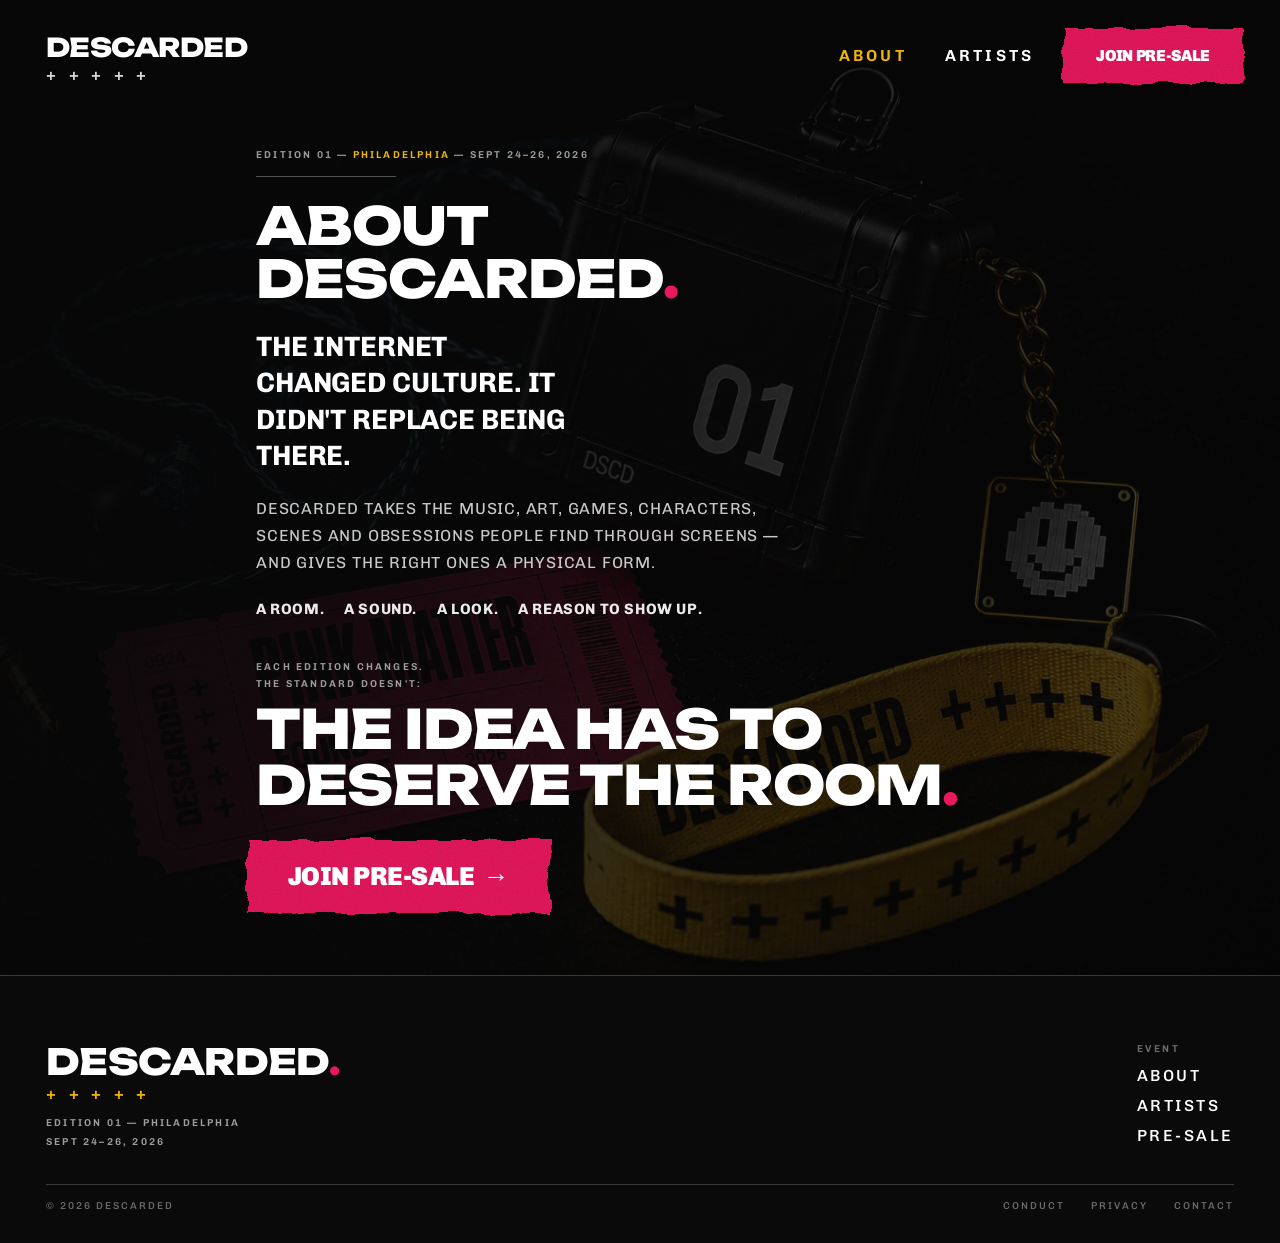
<file: about.html>
<!doctype html>
<html lang="en">
<head>
<meta charset="utf-8">
<meta name="viewport" content="width=device-width, initial-scale=1">
<title>About — DESCARDED</title>
<meta name="description" content="DESCARDED makes physical events around culture that people usually meet through a screen — music, art, games, characters, scenes, obsessions and the worlds around them.">
<meta name="theme-color" content="#070707">
<!-- TODO: set once the production domain is live -->
<!-- <link rel="canonical" href="https://REPLACE-WITH-DOMAIN/about.html"> -->
<meta property="og:type" content="website">
<meta property="og:site_name" content="DESCARDED">
<meta property="og:title" content="About — DESCARDED">
<meta property="og:description" content="DESCARDED makes physical events around culture that people usually meet through a screen.">
<meta property="og:image" content="/assets/hero-still-life.jpg">
<!-- <meta property="og:url" content="https://REPLACE-WITH-DOMAIN/about.html"> -->
<meta name="twitter:card" content="summary_large_image">
<meta name="twitter:title" content="About — DESCARDED">
<meta name="twitter:description" content="DESCARDED makes physical events around culture that people usually meet through a screen.">
<meta name="twitter:image" content="/assets/hero-still-life.jpg">
<link rel="icon" type="image/svg+xml" href="data:image/svg+xml,%3Csvg xmlns='http://www.w3.org/2000/svg' viewBox='0 0 100 100'%3E%3Crect width='100' height='100' fill='%23070707'/%3E%3Ctext x='50' y='68' font-family='Arial,sans-serif' font-size='60' font-weight='900' fill='%23f3b700' text-anchor='middle'%3ED%3C/text%3E%3C/svg%3E">
<link rel="preconnect" href="https://fonts.googleapis.com">
<link rel="preconnect" href="https://fonts.gstatic.com" crossorigin>
<link href="https://fonts.googleapis.com/css2?family=Unbounded:wght@800&family=Chivo:ital,wght@0,400;0,500;0,600;0,700;0,900;1,400&display=swap" rel="stylesheet">
<link rel="stylesheet" href="/styles.css">
<style>
  /* Deliberately a single editorial column, not the two-column rail+body
     split used on Artists — that's the main compositional differentiator
     between the two pages (see repo README/commit notes). */
  .about-hero {
    position: relative; min-height: calc(100vh - 44px);
    display: flex; align-items: center; overflow: hidden;
  }
  .about-hero-bg {
    position: absolute; inset: 0;
    background-image: url("/assets/hero-still-life.jpg");
    background-size: cover; background-position: 85% 38%;
  }
  .about-hero-scrim {
    position: absolute; inset: 0;
    background: linear-gradient(115deg, #070707 0%, rgba(7,7,7,.95) 32%, rgba(7,7,7,.82) 58%, rgba(7,7,7,.7) 100%);
  }
  .about-hero-content {
    position: relative; width: 100%; max-width: 860px; margin: 0 auto;
    padding: 150px clamp(20px,4vw,46px) 68px;
  }

  .about-eyebrow {
    font: 600 10px/1 'Chivo', sans-serif; letter-spacing: .22em; color: var(--muted);
  }
  .about-eyebrow .accent-yellow { color: var(--yellow); }
  .about-eyebrow-rule { width: 140px; height: 1px; background: rgba(255,255,255,.3); margin-top: 16px; }

  .about-h1 {
    margin-top: 22px;
    font: 800 clamp(28px,6vw,52px)/1.02 'Unbounded', sans-serif; letter-spacing: -.02em;
  }
  .about-h1 .accent { color: var(--pink); }

  .about-thesis {
    margin-top: 24px;
    font: 700 clamp(19px,3.2vw,28px)/1.3 'Chivo', sans-serif; letter-spacing: -.005em;
    color: #fff; max-width: 19ch;
  }

  .about-copy {
    margin-top: 20px;
    font: 400 16px/1.7 'Chivo', sans-serif; letter-spacing: .05em; color: rgba(255,255,255,.78);
    max-width: 54ch;
  }

  .about-elements {
    margin-top: 22px; display: flex; flex-wrap: wrap; gap: 6px 20px;
    font: 700 15px/1.5 'Chivo', sans-serif; letter-spacing: .04em; color: rgba(255,255,255,.92);
  }

  /* The manifesto payoff is the page's one major visual moment — matched
     in scale to the H1 elsewhere on the site, not styled as body copy. */
  .about-manifesto { margin-top: 38px; }
  .about-manifesto-eyebrow {
    font: 600 10px/1.7 'Chivo', sans-serif; letter-spacing: .22em; color: var(--muted);
  }
  .about-manifesto-payoff {
    margin-top: 8px;
    font: 800 clamp(28px,6.4vw,54px)/1.05 'Unbounded', sans-serif; letter-spacing: -.02em; color: #fff;
  }
  .about-manifesto-payoff .accent { color: var(--pink); }

  .about-cta { margin-top: 32px; display: inline-block; font-size: clamp(16px,2.6vw,26px); padding: 18px 32px 17px; }
</style>
</head>
<body>
<svg width="0" height="0" style="position:absolute;pointer-events:none" aria-hidden="true">
  <defs>
    <filter id="dscPaper" x="-14%" y="-24%" width="128%" height="148%" color-interpolation-filters="sRGB">
      <feTurbulence type="fractalNoise" baseFrequency="0.022 0.055" numOctaves="4" seed="9" result="w"></feTurbulence>
      <feDisplacementMap in="SourceGraphic" in2="w" scale="11" xChannelSelector="R" yChannelSelector="G" result="d"></feDisplacementMap>
      <feTurbulence type="fractalNoise" baseFrequency="0.85" numOctaves="3" seed="4" result="g"></feTurbulence>
      <feColorMatrix in="g" type="saturate" values="0" result="gs"></feColorMatrix>
      <feComponentTransfer in="gs" result="gt"><feFuncA type="linear" slope="0.22" intercept="0"></feFuncA></feComponentTransfer>
      <feComposite in="gt" in2="d" operator="in" result="gi"></feComposite>
      <feBlend in="d" in2="gi" mode="multiply"></feBlend>
    </filter>
    <filter id="dscPaperSm" x="-16%" y="-30%" width="132%" height="160%" color-interpolation-filters="sRGB">
      <feTurbulence type="fractalNoise" baseFrequency="0.04 0.09" numOctaves="4" seed="3" result="w"></feTurbulence>
      <feDisplacementMap in="SourceGraphic" in2="w" scale="6" xChannelSelector="R" yChannelSelector="G" result="d"></feDisplacementMap>
      <feTurbulence type="fractalNoise" baseFrequency="0.9" numOctaves="3" seed="6" result="g"></feTurbulence>
      <feColorMatrix in="g" type="saturate" values="0" result="gs"></feColorMatrix>
      <feComponentTransfer in="gs" result="gt"><feFuncA type="linear" slope="0.2" intercept="0"></feFuncA></feComponentTransfer>
      <feComposite in="gt" in2="d" operator="in" result="gi"></feComposite>
      <feBlend in="d" in2="gi" mode="multiply"></feBlend>
    </filter>
  </defs>
</svg>


<a class="skip-link" href="#main">Skip to content</a>

<!-- NAV:START -->
<header class="site-header">
  <div class="site-header-inner">
    <a class="brand-lockup" href="/"><span class="brand-mark">DESCARDED</span><span class="brand-plus on-photo">+ + + + +</span></a>

    <nav class="nav-primary" aria-label="Primary">
      <a href="/about.html" aria-current="page">ABOUT</a>
      <a href="/artists.html">ARTISTS</a>
      <button type="button" class="nav-cta" data-open-presale>JOIN PRE-SALE</button>
    </nav>

    <button type="button" class="menu-toggle" data-menu-toggle aria-label="Menu" aria-expanded="false" aria-controls="mobile-menu">
      <span></span>
      <span></span>
      <span class="close-glyph" aria-hidden="true">&times;</span>
    </button>
  </div>
</header>

<div id="mobile-menu" class="mobile-menu" data-mobile-menu hidden>
  <div class="mobile-menu-top">
    <a class="brand-lockup" href="/"><span class="brand-mark">DESCARDED</span><span class="brand-plus on-dark">+ + + + +</span></a>
  </div>
  <nav class="mobile-nav" aria-label="Primary">
    <a href="/">HOME</a>
    <a href="/about.html" aria-current="page">ABOUT</a>
    <a href="/artists.html">ARTISTS</a>
  </nav>
  <div class="mobile-menu-secondary">EDITION 01 <span class="accent">— PHILADELPHIA</span><br>SEPT 24–26, 2026</div>
  <div class="mobile-menu-cta">
    <button type="button" data-open-presale>JOIN PRE-SALE&nbsp; →</button>
  </div>
</div>
<!-- NAV:END -->

<main id="main">
  <section class="about-hero" data-screen-label="About">
    <div class="about-hero-bg"></div>
    <div class="about-hero-scrim"></div>
    <div class="about-hero-content">
      <div class="about-eyebrow">EDITION 01 — <span class="accent-yellow">PHILADELPHIA</span> — SEPT 24–26, 2026</div>
      <div class="about-eyebrow-rule"></div>

      <h1 class="about-h1">ABOUT<br>DESCARDED<span class="accent">.</span></h1>

      <p class="about-thesis">THE INTERNET CHANGED CULTURE. IT DIDN'T REPLACE BEING THERE.</p>

      <p class="about-copy">DESCARDED TAKES THE MUSIC, ART, GAMES, CHARACTERS, SCENES AND OBSESSIONS PEOPLE FIND THROUGH SCREENS — AND GIVES THE RIGHT ONES A PHYSICAL FORM.</p>

      <div class="about-elements">
        <span>A ROOM.</span>
        <span>A SOUND.</span>
        <span>A LOOK.</span>
        <span>A REASON TO SHOW UP.</span>
      </div>

      <div class="about-manifesto">
        <p class="about-manifesto-eyebrow">EACH EDITION CHANGES.<br>THE STANDARD DOESN'T:</p>
        <p class="about-manifesto-payoff">THE IDEA HAS TO<br>DESERVE THE ROOM<span class="accent">.</span></p>
      </div>

      <button type="button" class="nav-cta about-cta" data-open-presale>JOIN PRE-SALE&nbsp; →</button>
    </div>
  </section>
</main>

<footer class="site-footer">
  <div class="site-footer-inner">
    <div class="footer-top">
      <div class="footer-brand">
        <span class="brand-mark">DESCARDED<span style="color:var(--pink)">.</span></span>
        <span class="brand-plus on-dark">+ + + + +</span>
        <div class="footer-facts">EDITION 01 — PHILADELPHIA<br>SEPT 24–26, 2026</div>
      </div>
      <div class="footer-nav">
        <span class="footer-nav-title">EVENT</span>
        <a href="/about.html">ABOUT</a>
        <a href="/artists.html">ARTISTS</a>
        <button type="button" class="footer-cta" data-open-presale>PRE-SALE</button>
      </div>
    </div>
    <div class="site-footer-legal">
      <span>© 2026 DESCARDED</span>
      <div class="footer-links">
        <a href="/conduct.html">CONDUCT</a>
        <a href="/privacy.html">PRIVACY</a>
        <a href="/contact.html">CONTACT</a>
      </div>
    </div>
  </div>
</footer>

<!-- PRESALE:START -->
<div class="presale-backdrop" data-presale-backdrop hidden></div>

<div class="presale-panel" data-presale-panel role="dialog" aria-modal="true" aria-label="Pre-sale access" hidden>
  <div data-presale-form-view>
    <div class="presale-head">
      <h2>PRE-SALE ACCESS</h2>
      <button type="button" class="presale-close" data-close-presale aria-label="Close">&times;</button>
    </div>

    <p class="presale-payoff">GET THE VENUE + FIRST TICKET RELEASE.</p>

    <form data-presale-form novalidate>
      <div class="field-row">
        <div class="field-group">
          <label class="field-label" for="presale-first-name">FIRST NAME</label>
          <input class="field-input" type="text" id="presale-first-name" name="first_name" autocomplete="given-name">
        </div>
        <div class="field-group">
          <label class="field-label" for="presale-last-name">LAST NAME</label>
          <input class="field-input" type="text" id="presale-last-name" name="last_name" autocomplete="family-name">
        </div>
      </div>

      <div class="field-group">
        <label class="field-label" for="presale-email">EMAIL</label>
        <input class="field-input" type="email" id="presale-email" name="email" autocomplete="email" required data-presale-email aria-describedby="presale-email-error">
      </div>

      <div class="field-group">
        <label class="field-label" for="presale-phone">PHONE (OPTIONAL)</label>
        <input class="field-input" type="tel" id="presale-phone" name="phone" autocomplete="tel" data-presale-phone>
      </div>

      <p class="field-error" id="presale-email-error" data-presale-field-error role="alert" hidden></p>

      <!-- SMS opt-in copy below is DRAFT/PLACEHOLDER, not yet legally
           reviewed — flagged in README under "still needs review" before
           production. Checkbox is unchecked by default; submitting the
           form without checking it is fully supported. -->
      <label class="field-checkbox">
        <input type="checkbox" id="presale-sms-consent" name="sms_consent" data-presale-sms-consent>
        <span>ALSO TEXT ME UPDATES. MSG &amp; DATA RATES MAY APPLY. REPLY STOP TO OPT OUT.</span>
      </label>

      <div class="sr-only" aria-hidden="true">
        <label for="presale-company">Leave this field blank</label>
        <input type="text" id="presale-company" name="company" tabindex="-1" autocomplete="off" data-presale-honeypot>
      </div>

      <button type="submit" class="presale-submit" data-presale-submit>JOIN</button>
      <p class="presale-status" data-presale-status role="status" aria-live="polite" hidden></p>
    </form>

    <p class="presale-privacy">WE'LL SEND DESCARDED EVENT UPDATES TO THIS EMAIL. UNSUBSCRIBE ANY TIME.</p>
  </div>

  <div class="presale-result" data-presale-result-view role="status" aria-live="polite" hidden>
    <h2 data-presale-result-headline></h2>
    <p data-presale-result-body></p>
    <button type="button" class="presale-result-done" data-close-presale>DONE</button>
  </div>
</div>
<!-- PRESALE:END -->

<script src="/app.js"></script>
<script src="/analytics.js" defer></script>
</body>
</html>
</file>
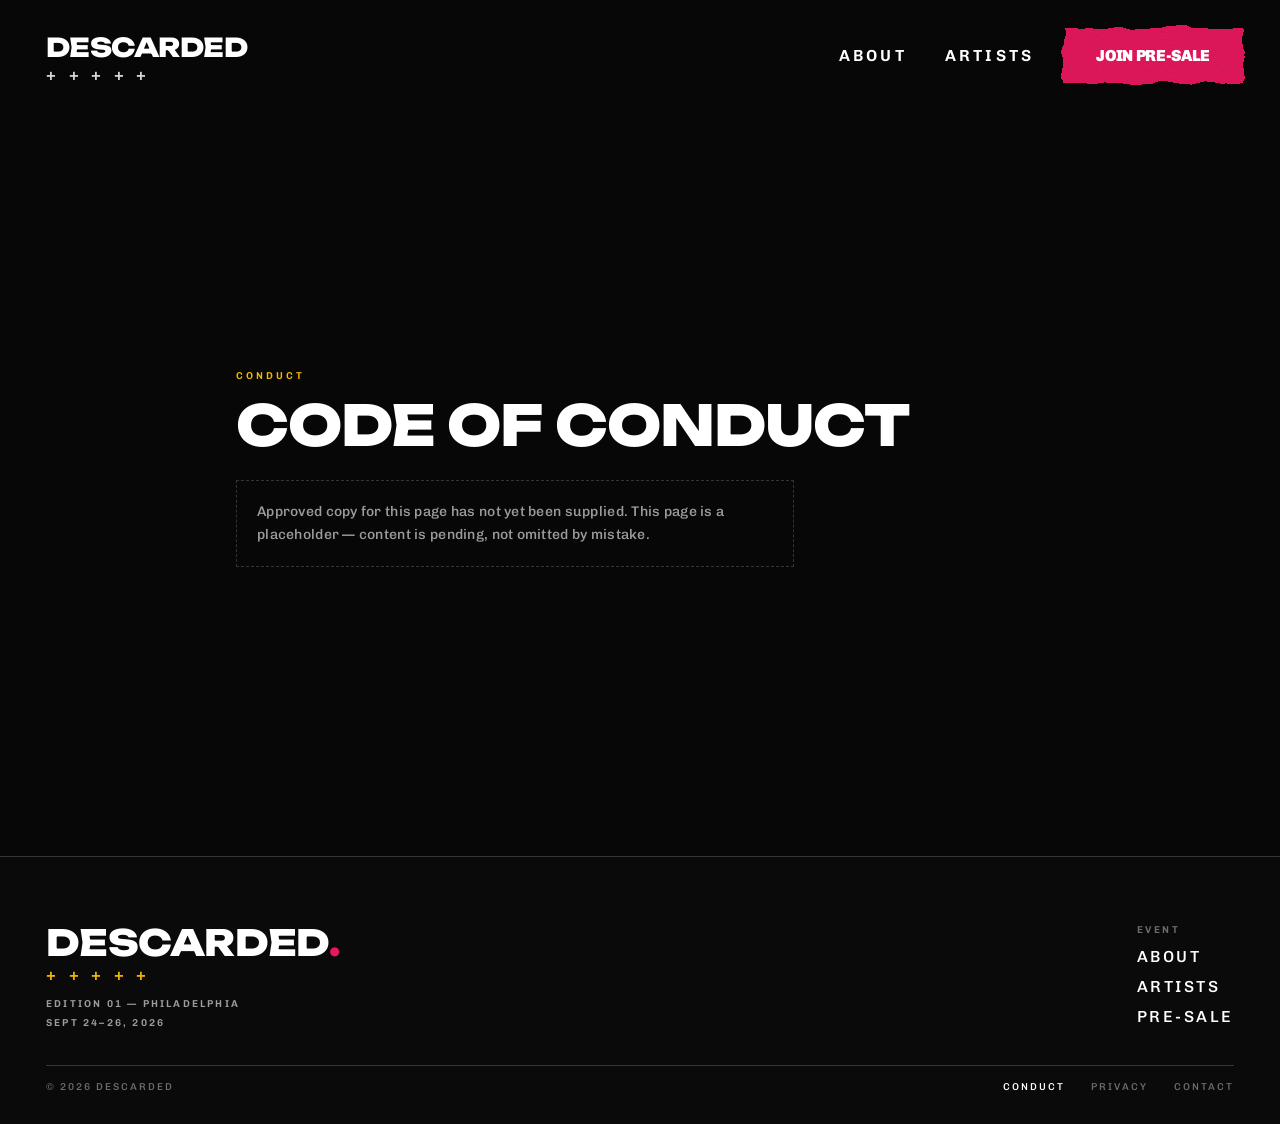
<file: conduct.html>
<!doctype html>
<html lang="en">
<head>
<meta charset="utf-8">
<meta name="viewport" content="width=device-width, initial-scale=1">
<title>Conduct — DESCARDED</title>
<meta name="description" content="Code of conduct for DESCARDED events.">
<meta name="theme-color" content="#070707">
<!-- TODO: set once the production domain is live -->
<!-- <link rel="canonical" href="https://REPLACE-WITH-DOMAIN/conduct.html"> -->
<meta property="og:type" content="website">
<meta property="og:site_name" content="DESCARDED">
<meta property="og:title" content="Conduct — DESCARDED">
<meta property="og:description" content="Code of conduct for DESCARDED events.">
<meta property="og:image" content="/assets/hero-still-life.jpg">
<meta name="twitter:card" content="summary_large_image">
<meta name="twitter:title" content="Conduct — DESCARDED">
<meta name="twitter:image" content="/assets/hero-still-life.jpg">
<link rel="icon" type="image/svg+xml" href="data:image/svg+xml,%3Csvg xmlns='http://www.w3.org/2000/svg' viewBox='0 0 100 100'%3E%3Crect width='100' height='100' fill='%23070707'/%3E%3Ctext x='50' y='68' font-family='Arial,sans-serif' font-size='60' font-weight='900' fill='%23f3b700' text-anchor='middle'%3ED%3C/text%3E%3C/svg%3E">
<link rel="preconnect" href="https://fonts.googleapis.com">
<link rel="preconnect" href="https://fonts.gstatic.com" crossorigin>
<link href="https://fonts.googleapis.com/css2?family=Unbounded:wght@800&family=Chivo:ital,wght@0,400;0,500;0,600;0,700;0,900;1,400&display=swap" rel="stylesheet">
<link rel="stylesheet" href="/styles.css">
</head>
<body>
<svg width="0" height="0" style="position:absolute;pointer-events:none" aria-hidden="true">
  <defs>
    <filter id="dscPaper" x="-14%" y="-24%" width="128%" height="148%" color-interpolation-filters="sRGB">
      <feTurbulence type="fractalNoise" baseFrequency="0.022 0.055" numOctaves="4" seed="9" result="w"></feTurbulence>
      <feDisplacementMap in="SourceGraphic" in2="w" scale="11" xChannelSelector="R" yChannelSelector="G" result="d"></feDisplacementMap>
      <feTurbulence type="fractalNoise" baseFrequency="0.85" numOctaves="3" seed="4" result="g"></feTurbulence>
      <feColorMatrix in="g" type="saturate" values="0" result="gs"></feColorMatrix>
      <feComponentTransfer in="gs" result="gt"><feFuncA type="linear" slope="0.22" intercept="0"></feFuncA></feComponentTransfer>
      <feComposite in="gt" in2="d" operator="in" result="gi"></feComposite>
      <feBlend in="d" in2="gi" mode="multiply"></feBlend>
    </filter>
    <filter id="dscPaperSm" x="-16%" y="-30%" width="132%" height="160%" color-interpolation-filters="sRGB">
      <feTurbulence type="fractalNoise" baseFrequency="0.04 0.09" numOctaves="4" seed="3" result="w"></feTurbulence>
      <feDisplacementMap in="SourceGraphic" in2="w" scale="6" xChannelSelector="R" yChannelSelector="G" result="d"></feDisplacementMap>
      <feTurbulence type="fractalNoise" baseFrequency="0.9" numOctaves="3" seed="6" result="g"></feTurbulence>
      <feColorMatrix in="g" type="saturate" values="0" result="gs"></feColorMatrix>
      <feComponentTransfer in="gs" result="gt"><feFuncA type="linear" slope="0.2" intercept="0"></feFuncA></feComponentTransfer>
      <feComposite in="gt" in2="d" operator="in" result="gi"></feComposite>
      <feBlend in="d" in2="gi" mode="multiply"></feBlend>
    </filter>
  </defs>
</svg>


<a class="skip-link" href="#main">Skip to content</a>

<!-- NAV:START -->
<header class="site-header">
  <div class="site-header-inner">
    <a class="brand-lockup" href="/"><span class="brand-mark">DESCARDED</span><span class="brand-plus on-photo">+ + + + +</span></a>

    <nav class="nav-primary" aria-label="Primary">
      <a href="/about.html">ABOUT</a>
      <a href="/artists.html">ARTISTS</a>
      <button type="button" class="nav-cta" data-open-presale>JOIN PRE-SALE</button>
    </nav>

    <button type="button" class="menu-toggle" data-menu-toggle aria-label="Menu" aria-expanded="false" aria-controls="mobile-menu">
      <span></span>
      <span></span>
      <span class="close-glyph" aria-hidden="true">&times;</span>
    </button>
  </div>
</header>

<div id="mobile-menu" class="mobile-menu" data-mobile-menu hidden>
  <div class="mobile-menu-top">
    <a class="brand-lockup" href="/"><span class="brand-mark">DESCARDED</span><span class="brand-plus on-dark">+ + + + +</span></a>
  </div>
  <nav class="mobile-nav" aria-label="Primary">
    <a href="/">HOME</a>
    <a href="/about.html">ABOUT</a>
    <a href="/artists.html">ARTISTS</a>
  </nav>
  <div class="mobile-menu-secondary">EDITION 01 <span class="accent">— PHILADELPHIA</span><br>SEPT 24–26, 2026</div>
  <div class="mobile-menu-cta">
    <button type="button" data-open-presale>JOIN PRE-SALE&nbsp; →</button>
  </div>
</div>
<!-- NAV:END -->

<main id="main">
  <div class="editorial-wrap">
    <article class="editorial">
      <p class="editorial-label">CONDUCT</p>
      <h1 class="editorial-headline">CODE OF CONDUCT</h1>
      <div class="editorial-todo">
        Approved copy for this page has not yet been supplied. This page is a placeholder — content is pending, not omitted by mistake.
      </div>
    </article>
  </div>
</main>

<footer class="site-footer">
  <div class="site-footer-inner">
    <div class="footer-top">
      <div class="footer-brand">
        <span class="brand-mark">DESCARDED<span style="color:var(--pink)">.</span></span>
        <span class="brand-plus on-dark">+ + + + +</span>
        <div class="footer-facts">EDITION 01 — PHILADELPHIA<br>SEPT 24–26, 2026</div>
      </div>
      <div class="footer-nav">
        <span class="footer-nav-title">EVENT</span>
        <a href="/about.html">ABOUT</a>
        <a href="/artists.html">ARTISTS</a>
        <button type="button" class="footer-cta" data-open-presale>PRE-SALE</button>
      </div>
    </div>
    <div class="site-footer-legal">
      <span>© 2026 DESCARDED</span>
      <div class="footer-links">
        <a href="/conduct.html" aria-current="page">CONDUCT</a>
        <a href="/privacy.html">PRIVACY</a>
        <a href="/contact.html">CONTACT</a>
      </div>
    </div>
  </div>
</footer>

<!-- PRESALE:START -->
<div class="presale-backdrop" data-presale-backdrop hidden></div>

<div class="presale-panel" data-presale-panel role="dialog" aria-modal="true" aria-label="Pre-sale access" hidden>
  <div data-presale-form-view>
    <div class="presale-head">
      <h2>PRE-SALE ACCESS</h2>
      <button type="button" class="presale-close" data-close-presale aria-label="Close">&times;</button>
    </div>

    <p class="presale-payoff">GET THE VENUE + FIRST TICKET RELEASE.</p>

    <form data-presale-form novalidate>
      <div class="field-row">
        <div class="field-group">
          <label class="field-label" for="presale-first-name">FIRST NAME</label>
          <input class="field-input" type="text" id="presale-first-name" name="first_name" autocomplete="given-name">
        </div>
        <div class="field-group">
          <label class="field-label" for="presale-last-name">LAST NAME</label>
          <input class="field-input" type="text" id="presale-last-name" name="last_name" autocomplete="family-name">
        </div>
      </div>

      <div class="field-group">
        <label class="field-label" for="presale-email">EMAIL</label>
        <input class="field-input" type="email" id="presale-email" name="email" autocomplete="email" required data-presale-email aria-describedby="presale-email-error">
      </div>

      <div class="field-group">
        <label class="field-label" for="presale-phone">PHONE (OPTIONAL)</label>
        <input class="field-input" type="tel" id="presale-phone" name="phone" autocomplete="tel" data-presale-phone>
      </div>

      <p class="field-error" id="presale-email-error" data-presale-field-error role="alert" hidden></p>

      <!-- SMS opt-in copy below is DRAFT/PLACEHOLDER, not yet legally
           reviewed — flagged in README under "still needs review" before
           production. Checkbox is unchecked by default; submitting the
           form without checking it is fully supported. -->
      <label class="field-checkbox">
        <input type="checkbox" id="presale-sms-consent" name="sms_consent" data-presale-sms-consent>
        <span>ALSO TEXT ME UPDATES. MSG &amp; DATA RATES MAY APPLY. REPLY STOP TO OPT OUT.</span>
      </label>

      <div class="sr-only" aria-hidden="true">
        <label for="presale-company">Leave this field blank</label>
        <input type="text" id="presale-company" name="company" tabindex="-1" autocomplete="off" data-presale-honeypot>
      </div>

      <button type="submit" class="presale-submit" data-presale-submit>JOIN</button>
      <p class="presale-status" data-presale-status role="status" aria-live="polite" hidden></p>
    </form>

    <p class="presale-privacy">WE'LL SEND DESCARDED EVENT UPDATES TO THIS EMAIL. UNSUBSCRIBE ANY TIME.</p>
  </div>

  <div class="presale-result" data-presale-result-view role="status" aria-live="polite" hidden>
    <h2 data-presale-result-headline></h2>
    <p data-presale-result-body></p>
    <button type="button" class="presale-result-done" data-close-presale>DONE</button>
  </div>
</div>
<!-- PRESALE:END -->

<script src="/app.js"></script>
<script src="/analytics.js" defer></script>
</body>
</html>
</file>
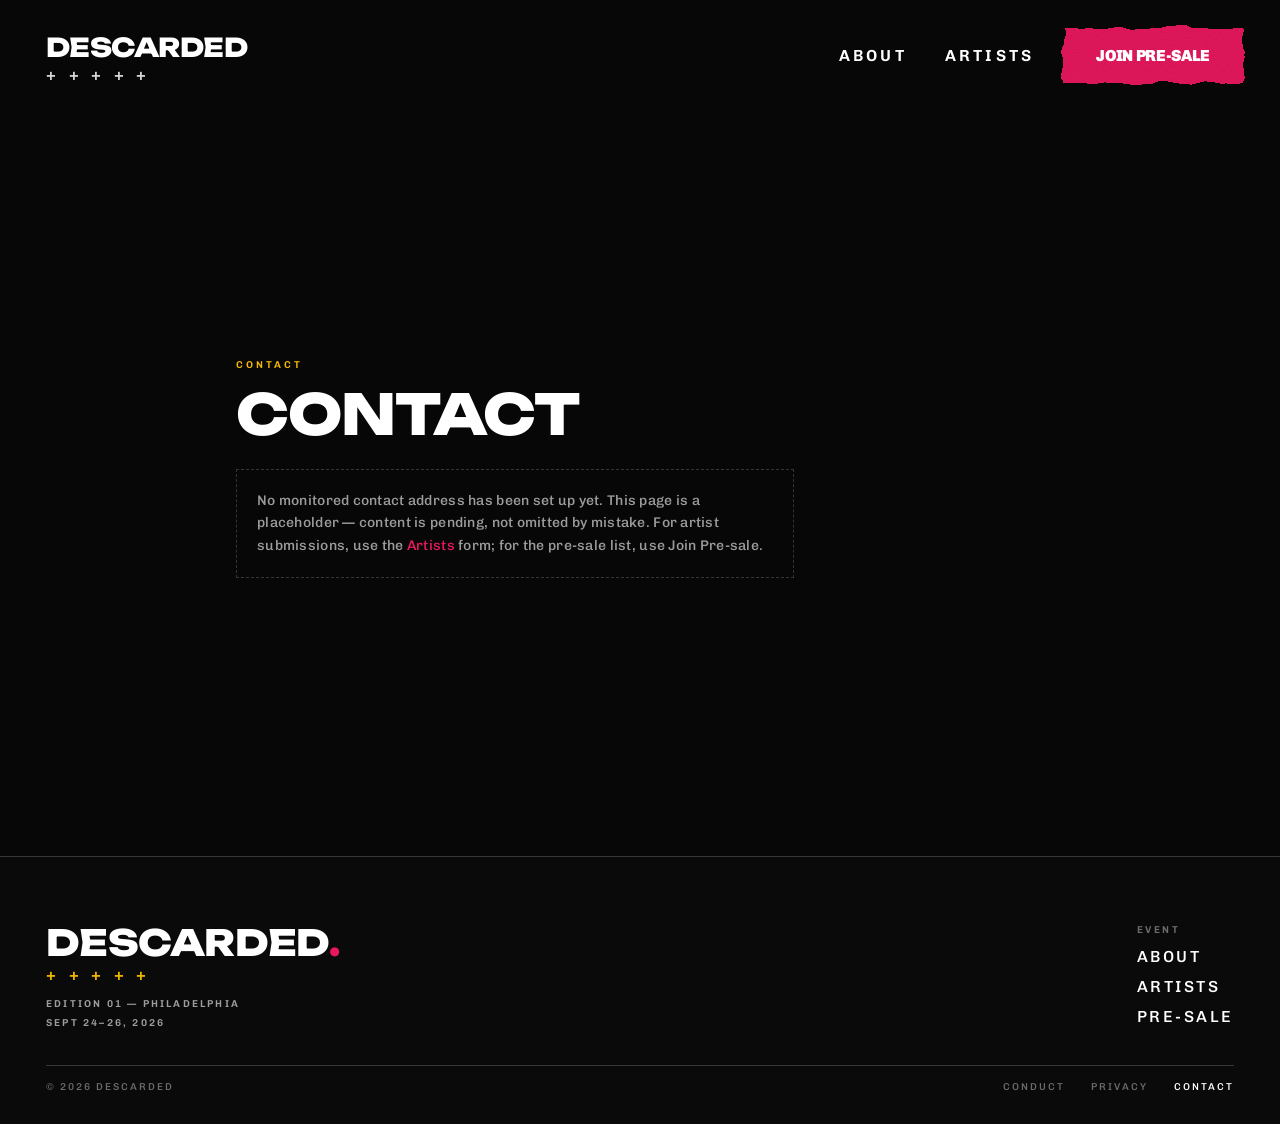
<file: contact.html>
<!doctype html>
<html lang="en">
<head>
<meta charset="utf-8">
<meta name="viewport" content="width=device-width, initial-scale=1">
<title>Contact — DESCARDED</title>
<meta name="description" content="Contact DESCARDED.">
<meta name="theme-color" content="#070707">
<!-- TODO: set once the production domain is live -->
<!-- <link rel="canonical" href="https://REPLACE-WITH-DOMAIN/contact.html"> -->
<meta property="og:type" content="website">
<meta property="og:site_name" content="DESCARDED">
<meta property="og:title" content="Contact — DESCARDED">
<meta property="og:description" content="Contact DESCARDED.">
<meta property="og:image" content="/assets/hero-still-life.jpg">
<meta name="twitter:card" content="summary_large_image">
<meta name="twitter:title" content="Contact — DESCARDED">
<meta name="twitter:image" content="/assets/hero-still-life.jpg">
<link rel="icon" type="image/svg+xml" href="data:image/svg+xml,%3Csvg xmlns='http://www.w3.org/2000/svg' viewBox='0 0 100 100'%3E%3Crect width='100' height='100' fill='%23070707'/%3E%3Ctext x='50' y='68' font-family='Arial,sans-serif' font-size='60' font-weight='900' fill='%23f3b700' text-anchor='middle'%3ED%3C/text%3E%3C/svg%3E">
<link rel="preconnect" href="https://fonts.googleapis.com">
<link rel="preconnect" href="https://fonts.gstatic.com" crossorigin>
<link href="https://fonts.googleapis.com/css2?family=Unbounded:wght@800&family=Chivo:ital,wght@0,400;0,500;0,600;0,700;0,900;1,400&display=swap" rel="stylesheet">
<link rel="stylesheet" href="/styles.css">
</head>
<body>
<svg width="0" height="0" style="position:absolute;pointer-events:none" aria-hidden="true">
  <defs>
    <filter id="dscPaper" x="-14%" y="-24%" width="128%" height="148%" color-interpolation-filters="sRGB">
      <feTurbulence type="fractalNoise" baseFrequency="0.022 0.055" numOctaves="4" seed="9" result="w"></feTurbulence>
      <feDisplacementMap in="SourceGraphic" in2="w" scale="11" xChannelSelector="R" yChannelSelector="G" result="d"></feDisplacementMap>
      <feTurbulence type="fractalNoise" baseFrequency="0.85" numOctaves="3" seed="4" result="g"></feTurbulence>
      <feColorMatrix in="g" type="saturate" values="0" result="gs"></feColorMatrix>
      <feComponentTransfer in="gs" result="gt"><feFuncA type="linear" slope="0.22" intercept="0"></feFuncA></feComponentTransfer>
      <feComposite in="gt" in2="d" operator="in" result="gi"></feComposite>
      <feBlend in="d" in2="gi" mode="multiply"></feBlend>
    </filter>
    <filter id="dscPaperSm" x="-16%" y="-30%" width="132%" height="160%" color-interpolation-filters="sRGB">
      <feTurbulence type="fractalNoise" baseFrequency="0.04 0.09" numOctaves="4" seed="3" result="w"></feTurbulence>
      <feDisplacementMap in="SourceGraphic" in2="w" scale="6" xChannelSelector="R" yChannelSelector="G" result="d"></feDisplacementMap>
      <feTurbulence type="fractalNoise" baseFrequency="0.9" numOctaves="3" seed="6" result="g"></feTurbulence>
      <feColorMatrix in="g" type="saturate" values="0" result="gs"></feColorMatrix>
      <feComponentTransfer in="gs" result="gt"><feFuncA type="linear" slope="0.2" intercept="0"></feFuncA></feComponentTransfer>
      <feComposite in="gt" in2="d" operator="in" result="gi"></feComposite>
      <feBlend in="d" in2="gi" mode="multiply"></feBlend>
    </filter>
  </defs>
</svg>


<a class="skip-link" href="#main">Skip to content</a>

<!-- NAV:START -->
<header class="site-header">
  <div class="site-header-inner">
    <a class="brand-lockup" href="/"><span class="brand-mark">DESCARDED</span><span class="brand-plus on-photo">+ + + + +</span></a>

    <nav class="nav-primary" aria-label="Primary">
      <a href="/about.html">ABOUT</a>
      <a href="/artists.html">ARTISTS</a>
      <button type="button" class="nav-cta" data-open-presale>JOIN PRE-SALE</button>
    </nav>

    <button type="button" class="menu-toggle" data-menu-toggle aria-label="Menu" aria-expanded="false" aria-controls="mobile-menu">
      <span></span>
      <span></span>
      <span class="close-glyph" aria-hidden="true">&times;</span>
    </button>
  </div>
</header>

<div id="mobile-menu" class="mobile-menu" data-mobile-menu hidden>
  <div class="mobile-menu-top">
    <a class="brand-lockup" href="/"><span class="brand-mark">DESCARDED</span><span class="brand-plus on-dark">+ + + + +</span></a>
  </div>
  <nav class="mobile-nav" aria-label="Primary">
    <a href="/">HOME</a>
    <a href="/about.html">ABOUT</a>
    <a href="/artists.html">ARTISTS</a>
  </nav>
  <div class="mobile-menu-secondary">EDITION 01 <span class="accent">— PHILADELPHIA</span><br>SEPT 24–26, 2026</div>
  <div class="mobile-menu-cta">
    <button type="button" data-open-presale>JOIN PRE-SALE&nbsp; →</button>
  </div>
</div>
<!-- NAV:END -->

<main id="main">
  <div class="editorial-wrap">
    <article class="editorial">
      <p class="editorial-label">CONTACT</p>
      <h1 class="editorial-headline">CONTACT</h1>
      <!-- TODO: no monitored contact address has been confirmed yet.
           Do not invent one — wire this up once a real inbox exists. -->
      <div class="editorial-todo">
        No monitored contact address has been set up yet. This page is a placeholder — content is pending, not omitted by mistake. For artist submissions, use the <a href="/artists.html">Artists</a> form; for the pre-sale list, use Join Pre-sale.
      </div>
    </article>
  </div>
</main>

<footer class="site-footer">
  <div class="site-footer-inner">
    <div class="footer-top">
      <div class="footer-brand">
        <span class="brand-mark">DESCARDED<span style="color:var(--pink)">.</span></span>
        <span class="brand-plus on-dark">+ + + + +</span>
        <div class="footer-facts">EDITION 01 — PHILADELPHIA<br>SEPT 24–26, 2026</div>
      </div>
      <div class="footer-nav">
        <span class="footer-nav-title">EVENT</span>
        <a href="/about.html">ABOUT</a>
        <a href="/artists.html">ARTISTS</a>
        <button type="button" class="footer-cta" data-open-presale>PRE-SALE</button>
      </div>
    </div>
    <div class="site-footer-legal">
      <span>© 2026 DESCARDED</span>
      <div class="footer-links">
        <a href="/conduct.html">CONDUCT</a>
        <a href="/privacy.html">PRIVACY</a>
        <a href="/contact.html" aria-current="page">CONTACT</a>
      </div>
    </div>
  </div>
</footer>

<!-- PRESALE:START -->
<div class="presale-backdrop" data-presale-backdrop hidden></div>

<div class="presale-panel" data-presale-panel role="dialog" aria-modal="true" aria-label="Pre-sale access" hidden>
  <div data-presale-form-view>
    <div class="presale-head">
      <h2>PRE-SALE ACCESS</h2>
      <button type="button" class="presale-close" data-close-presale aria-label="Close">&times;</button>
    </div>

    <p class="presale-payoff">GET THE VENUE + FIRST TICKET RELEASE.</p>

    <form data-presale-form novalidate>
      <div class="field-row">
        <div class="field-group">
          <label class="field-label" for="presale-first-name">FIRST NAME</label>
          <input class="field-input" type="text" id="presale-first-name" name="first_name" autocomplete="given-name">
        </div>
        <div class="field-group">
          <label class="field-label" for="presale-last-name">LAST NAME</label>
          <input class="field-input" type="text" id="presale-last-name" name="last_name" autocomplete="family-name">
        </div>
      </div>

      <div class="field-group">
        <label class="field-label" for="presale-email">EMAIL</label>
        <input class="field-input" type="email" id="presale-email" name="email" autocomplete="email" required data-presale-email aria-describedby="presale-email-error">
      </div>

      <div class="field-group">
        <label class="field-label" for="presale-phone">PHONE (OPTIONAL)</label>
        <input class="field-input" type="tel" id="presale-phone" name="phone" autocomplete="tel" data-presale-phone>
      </div>

      <p class="field-error" id="presale-email-error" data-presale-field-error role="alert" hidden></p>

      <!-- SMS opt-in copy below is DRAFT/PLACEHOLDER, not yet legally
           reviewed — flagged in README under "still needs review" before
           production. Checkbox is unchecked by default; submitting the
           form without checking it is fully supported. -->
      <label class="field-checkbox">
        <input type="checkbox" id="presale-sms-consent" name="sms_consent" data-presale-sms-consent>
        <span>ALSO TEXT ME UPDATES. MSG &amp; DATA RATES MAY APPLY. REPLY STOP TO OPT OUT.</span>
      </label>

      <div class="sr-only" aria-hidden="true">
        <label for="presale-company">Leave this field blank</label>
        <input type="text" id="presale-company" name="company" tabindex="-1" autocomplete="off" data-presale-honeypot>
      </div>

      <button type="submit" class="presale-submit" data-presale-submit>JOIN</button>
      <p class="presale-status" data-presale-status role="status" aria-live="polite" hidden></p>
    </form>

    <p class="presale-privacy">WE'LL SEND DESCARDED EVENT UPDATES TO THIS EMAIL. UNSUBSCRIBE ANY TIME.</p>
  </div>

  <div class="presale-result" data-presale-result-view role="status" aria-live="polite" hidden>
    <h2 data-presale-result-headline></h2>
    <p data-presale-result-body></p>
    <button type="button" class="presale-result-done" data-close-presale>DONE</button>
  </div>
</div>
<!-- PRESALE:END -->

<script src="/app.js"></script>
<script src="/analytics.js" defer></script>
</body>
</html>
</file>
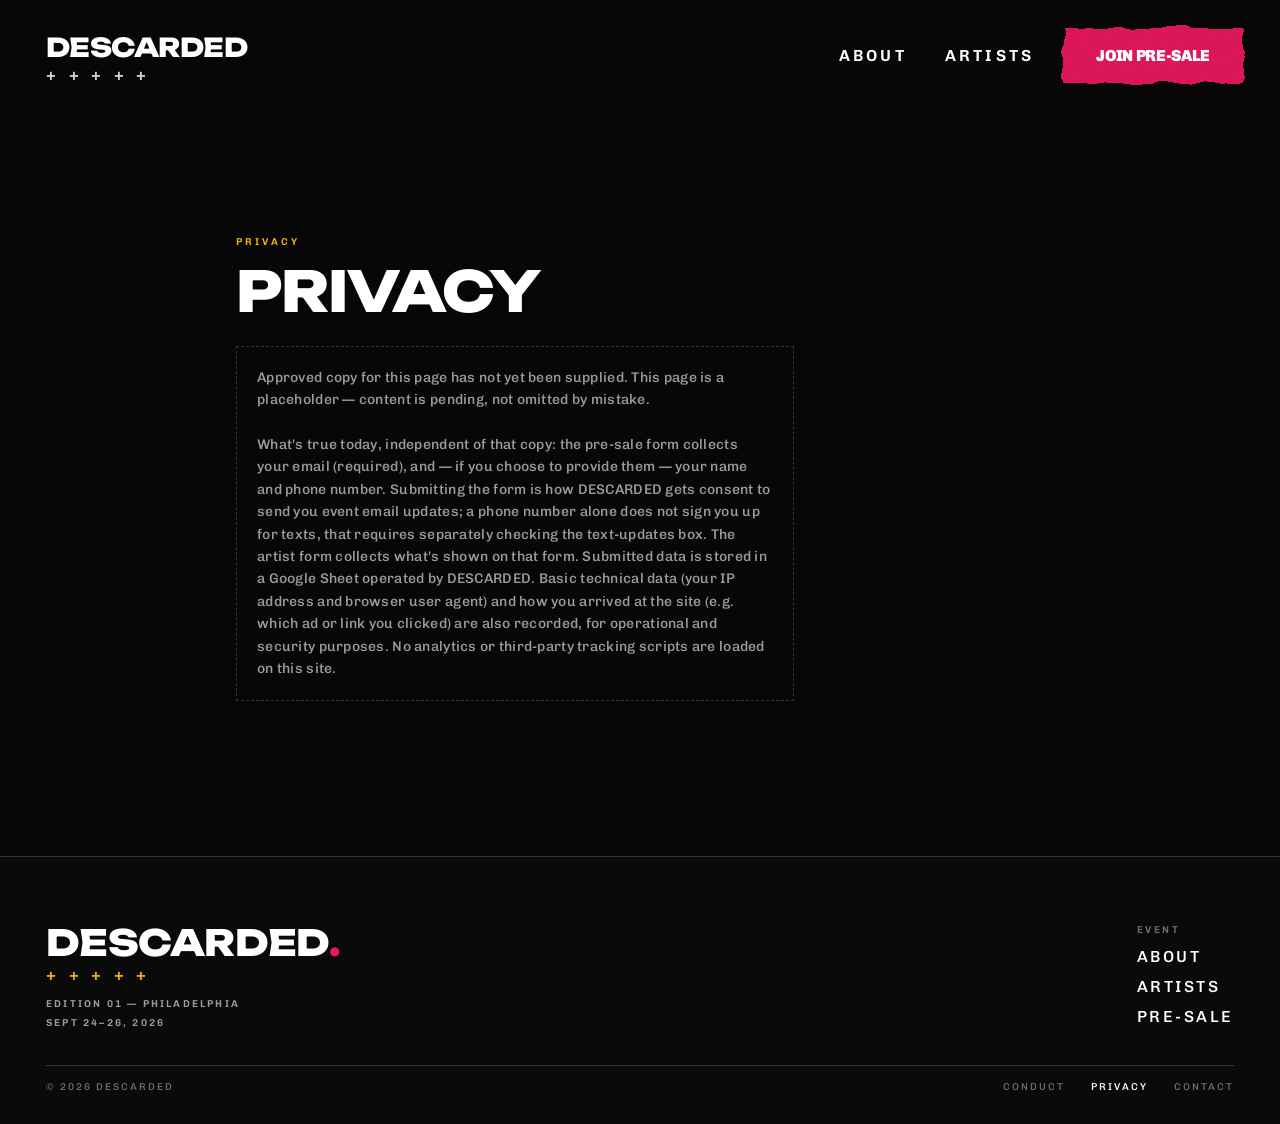
<file: privacy.html>
<!doctype html>
<html lang="en">
<head>
<meta charset="utf-8">
<meta name="viewport" content="width=device-width, initial-scale=1">
<title>Privacy — DESCARDED</title>
<meta name="description" content="Privacy information for DESCARDED events.">
<meta name="theme-color" content="#070707">
<!-- TODO: set once the production domain is live -->
<!-- <link rel="canonical" href="https://REPLACE-WITH-DOMAIN/privacy.html"> -->
<meta property="og:type" content="website">
<meta property="og:site_name" content="DESCARDED">
<meta property="og:title" content="Privacy — DESCARDED">
<meta property="og:description" content="Privacy information for DESCARDED events.">
<meta property="og:image" content="/assets/hero-still-life.jpg">
<meta name="twitter:card" content="summary_large_image">
<meta name="twitter:title" content="Privacy — DESCARDED">
<meta name="twitter:image" content="/assets/hero-still-life.jpg">
<link rel="icon" type="image/svg+xml" href="data:image/svg+xml,%3Csvg xmlns='http://www.w3.org/2000/svg' viewBox='0 0 100 100'%3E%3Crect width='100' height='100' fill='%23070707'/%3E%3Ctext x='50' y='68' font-family='Arial,sans-serif' font-size='60' font-weight='900' fill='%23f3b700' text-anchor='middle'%3ED%3C/text%3E%3C/svg%3E">
<link rel="preconnect" href="https://fonts.googleapis.com">
<link rel="preconnect" href="https://fonts.gstatic.com" crossorigin>
<link href="https://fonts.googleapis.com/css2?family=Unbounded:wght@800&family=Chivo:ital,wght@0,400;0,500;0,600;0,700;0,900;1,400&display=swap" rel="stylesheet">
<link rel="stylesheet" href="/styles.css">
</head>
<body>
<svg width="0" height="0" style="position:absolute;pointer-events:none" aria-hidden="true">
  <defs>
    <filter id="dscPaper" x="-14%" y="-24%" width="128%" height="148%" color-interpolation-filters="sRGB">
      <feTurbulence type="fractalNoise" baseFrequency="0.022 0.055" numOctaves="4" seed="9" result="w"></feTurbulence>
      <feDisplacementMap in="SourceGraphic" in2="w" scale="11" xChannelSelector="R" yChannelSelector="G" result="d"></feDisplacementMap>
      <feTurbulence type="fractalNoise" baseFrequency="0.85" numOctaves="3" seed="4" result="g"></feTurbulence>
      <feColorMatrix in="g" type="saturate" values="0" result="gs"></feColorMatrix>
      <feComponentTransfer in="gs" result="gt"><feFuncA type="linear" slope="0.22" intercept="0"></feFuncA></feComponentTransfer>
      <feComposite in="gt" in2="d" operator="in" result="gi"></feComposite>
      <feBlend in="d" in2="gi" mode="multiply"></feBlend>
    </filter>
    <filter id="dscPaperSm" x="-16%" y="-30%" width="132%" height="160%" color-interpolation-filters="sRGB">
      <feTurbulence type="fractalNoise" baseFrequency="0.04 0.09" numOctaves="4" seed="3" result="w"></feTurbulence>
      <feDisplacementMap in="SourceGraphic" in2="w" scale="6" xChannelSelector="R" yChannelSelector="G" result="d"></feDisplacementMap>
      <feTurbulence type="fractalNoise" baseFrequency="0.9" numOctaves="3" seed="6" result="g"></feTurbulence>
      <feColorMatrix in="g" type="saturate" values="0" result="gs"></feColorMatrix>
      <feComponentTransfer in="gs" result="gt"><feFuncA type="linear" slope="0.2" intercept="0"></feFuncA></feComponentTransfer>
      <feComposite in="gt" in2="d" operator="in" result="gi"></feComposite>
      <feBlend in="d" in2="gi" mode="multiply"></feBlend>
    </filter>
  </defs>
</svg>


<a class="skip-link" href="#main">Skip to content</a>

<!-- NAV:START -->
<header class="site-header">
  <div class="site-header-inner">
    <a class="brand-lockup" href="/"><span class="brand-mark">DESCARDED</span><span class="brand-plus on-photo">+ + + + +</span></a>

    <nav class="nav-primary" aria-label="Primary">
      <a href="/about.html">ABOUT</a>
      <a href="/artists.html">ARTISTS</a>
      <button type="button" class="nav-cta" data-open-presale>JOIN PRE-SALE</button>
    </nav>

    <button type="button" class="menu-toggle" data-menu-toggle aria-label="Menu" aria-expanded="false" aria-controls="mobile-menu">
      <span></span>
      <span></span>
      <span class="close-glyph" aria-hidden="true">&times;</span>
    </button>
  </div>
</header>

<div id="mobile-menu" class="mobile-menu" data-mobile-menu hidden>
  <div class="mobile-menu-top">
    <a class="brand-lockup" href="/"><span class="brand-mark">DESCARDED</span><span class="brand-plus on-dark">+ + + + +</span></a>
  </div>
  <nav class="mobile-nav" aria-label="Primary">
    <a href="/">HOME</a>
    <a href="/about.html">ABOUT</a>
    <a href="/artists.html">ARTISTS</a>
  </nav>
  <div class="mobile-menu-secondary">EDITION 01 <span class="accent">— PHILADELPHIA</span><br>SEPT 24–26, 2026</div>
  <div class="mobile-menu-cta">
    <button type="button" data-open-presale>JOIN PRE-SALE&nbsp; →</button>
  </div>
</div>
<!-- NAV:END -->

<main id="main">
  <div class="editorial-wrap">
    <article class="editorial">
      <p class="editorial-label">PRIVACY</p>
      <h1 class="editorial-headline">PRIVACY</h1>
      <div class="editorial-todo">
        Approved copy for this page has not yet been supplied. This page is a placeholder — content is pending, not omitted by mistake.
        <br><br>
        What's true today, independent of that copy: the pre-sale form collects your email (required), and — if you choose to provide them — your name and phone number. Submitting the form is how DESCARDED gets consent to send you event email updates; a phone number alone does not sign you up for texts, that requires separately checking the text-updates box. The artist form collects what's shown on that form. Submitted data is stored in a Google Sheet operated by DESCARDED. Basic technical data (your IP address and browser user agent) and how you arrived at the site (e.g. which ad or link you clicked) are also recorded, for operational and security purposes. No analytics or third-party tracking scripts are loaded on this site.
      </div>
    </article>
  </div>
</main>

<footer class="site-footer">
  <div class="site-footer-inner">
    <div class="footer-top">
      <div class="footer-brand">
        <span class="brand-mark">DESCARDED<span style="color:var(--pink)">.</span></span>
        <span class="brand-plus on-dark">+ + + + +</span>
        <div class="footer-facts">EDITION 01 — PHILADELPHIA<br>SEPT 24–26, 2026</div>
      </div>
      <div class="footer-nav">
        <span class="footer-nav-title">EVENT</span>
        <a href="/about.html">ABOUT</a>
        <a href="/artists.html">ARTISTS</a>
        <button type="button" class="footer-cta" data-open-presale>PRE-SALE</button>
      </div>
    </div>
    <div class="site-footer-legal">
      <span>© 2026 DESCARDED</span>
      <div class="footer-links">
        <a href="/conduct.html">CONDUCT</a>
        <a href="/privacy.html" aria-current="page">PRIVACY</a>
        <a href="/contact.html">CONTACT</a>
      </div>
    </div>
  </div>
</footer>

<!-- PRESALE:START -->
<div class="presale-backdrop" data-presale-backdrop hidden></div>

<div class="presale-panel" data-presale-panel role="dialog" aria-modal="true" aria-label="Pre-sale access" hidden>
  <div data-presale-form-view>
    <div class="presale-head">
      <h2>PRE-SALE ACCESS</h2>
      <button type="button" class="presale-close" data-close-presale aria-label="Close">&times;</button>
    </div>

    <p class="presale-payoff">GET THE VENUE + FIRST TICKET RELEASE.</p>

    <form data-presale-form novalidate>
      <div class="field-row">
        <div class="field-group">
          <label class="field-label" for="presale-first-name">FIRST NAME</label>
          <input class="field-input" type="text" id="presale-first-name" name="first_name" autocomplete="given-name">
        </div>
        <div class="field-group">
          <label class="field-label" for="presale-last-name">LAST NAME</label>
          <input class="field-input" type="text" id="presale-last-name" name="last_name" autocomplete="family-name">
        </div>
      </div>

      <div class="field-group">
        <label class="field-label" for="presale-email">EMAIL</label>
        <input class="field-input" type="email" id="presale-email" name="email" autocomplete="email" required data-presale-email aria-describedby="presale-email-error">
      </div>

      <div class="field-group">
        <label class="field-label" for="presale-phone">PHONE (OPTIONAL)</label>
        <input class="field-input" type="tel" id="presale-phone" name="phone" autocomplete="tel" data-presale-phone>
      </div>

      <p class="field-error" id="presale-email-error" data-presale-field-error role="alert" hidden></p>

      <!-- SMS opt-in copy below is DRAFT/PLACEHOLDER, not yet legally
           reviewed — flagged in README under "still needs review" before
           production. Checkbox is unchecked by default; submitting the
           form without checking it is fully supported. -->
      <label class="field-checkbox">
        <input type="checkbox" id="presale-sms-consent" name="sms_consent" data-presale-sms-consent>
        <span>ALSO TEXT ME UPDATES. MSG &amp; DATA RATES MAY APPLY. REPLY STOP TO OPT OUT.</span>
      </label>

      <div class="sr-only" aria-hidden="true">
        <label for="presale-company">Leave this field blank</label>
        <input type="text" id="presale-company" name="company" tabindex="-1" autocomplete="off" data-presale-honeypot>
      </div>

      <button type="submit" class="presale-submit" data-presale-submit>JOIN</button>
      <p class="presale-status" data-presale-status role="status" aria-live="polite" hidden></p>
    </form>

    <p class="presale-privacy">WE'LL SEND DESCARDED EVENT UPDATES TO THIS EMAIL. UNSUBSCRIBE ANY TIME.</p>
  </div>

  <div class="presale-result" data-presale-result-view role="status" aria-live="polite" hidden>
    <h2 data-presale-result-headline></h2>
    <p data-presale-result-body></p>
    <button type="button" class="presale-result-done" data-close-presale>DONE</button>
  </div>
</div>
<!-- PRESALE:END -->

<script src="/app.js"></script>
<script src="/analytics.js" defer></script>
</body>
</html>
</file>
<file: styles.css>
/* DESCARDED — shared styles. Dark, high-contrast, no theme switching (brand is fixed dark). */

:root {
  --bg: #070707;
  --fg: #ffffff;
  --muted: rgba(255, 255, 255, 0.6);
  --muted-dim: rgba(255, 255, 255, 0.4);
  --line: rgba(255, 255, 255, 0.18);
  --surface: #0a0a0a;
  --field: #000000;
  --field-border: rgba(255, 255, 255, 0.28);
  --pink: #e8175e;
  --pink-hover: #ff2e74;
  --yellow: #f3b700;
}

*, *::before, *::after { box-sizing: border-box; }
html, body { margin: 0; padding: 0; }
html { background: var(--bg); }
body {
  background: var(--bg);
  color: var(--fg);
  font-family: 'Chivo', -apple-system, BlinkMacSystemFont, sans-serif;
  line-height: 1.6;
  -webkit-font-smoothing: antialiased;
  overflow-x: hidden;
}
*:focus-visible { outline: 2px solid var(--yellow); outline-offset: 2px; }
a { color: var(--pink); text-decoration: none; }
a:hover { color: var(--pink-hover); }
h1, h2 { font-family: 'Unbounded', 'Chivo', sans-serif; font-weight: 800; letter-spacing: -0.02em; margin: 0; text-wrap: balance; }
p { margin: 0; }
button { font-family: inherit; }

.sr-only {
  position: absolute; width: 1px; height: 1px; overflow: hidden;
  clip: rect(0 0 0 0); white-space: nowrap; border: 0; padding: 0; margin: -1px;
}

.skip-link {
  position: absolute; left: 12px; top: -60px;
  background: var(--fg); color: #0a0a0a; font-weight: 700;
  padding: 10px 16px; border-radius: 4px; z-index: 100;
  transition: top 0.15s ease;
}
.skip-link:focus { top: 12px; }

/* ── Header / nav ── */
.site-header {
  position: absolute; top: 0; left: 0; right: 0; z-index: 40;
  padding: 34px clamp(20px, 4vw, 46px) 0;
}
.site-header-inner {
  max-width: 1348px; margin: 0 auto;
  display: flex; align-items: flex-start; justify-content: space-between; gap: 24px;
}
.brand-lockup { display: flex; flex-direction: column; gap: 7px; color: var(--fg); }
.brand-mark {
  font: 800 26px/1 'Unbounded', sans-serif; letter-spacing: -0.02em; color: var(--fg);
}
.brand-mark:hover { color: var(--fg); }
.brand-plus { font: 700 16px/1 'Chivo', sans-serif; letter-spacing: 0.3em; }
.brand-plus.on-photo { color: rgba(255,255,255,0.85); }
.brand-plus.on-dark { color: var(--yellow); }

.nav-primary { display: flex; align-items: center; gap: 38px; }
.nav-primary a {
  font: 600 16px/1 'Chivo', sans-serif; letter-spacing: 0.2em; color: var(--fg);
}
.nav-primary a:hover { color: var(--yellow); }
.nav-primary a[aria-current="page"] { color: var(--yellow); }

.nav-cta, .presale-submit, .send-submission, .mobile-menu-cta button {
  position: relative; z-index: 0;
  background: none; border: none; color: #fff;
  font: 900 16px/1 'Chivo', sans-serif; letter-spacing: -0.02em;
  padding: 14px 24px 13px; cursor: pointer; transition: transform 0.12s;
}
.nav-cta::before, .presale-submit::before, .send-submission::before, .mobile-menu-cta button::before {
  content: ''; position: absolute; inset: -6px -9px;
  background: var(--pink); filter: url(#dscPaper); z-index: -1;
}
.nav-cta:hover, .presale-submit:hover, .send-submission:hover, .mobile-menu-cta button:hover {
  transform: translate(-3px, -3px);
}

.menu-toggle {
  display: none; background: none; border: none; cursor: pointer;
  flex-direction: column; gap: 5px; padding: 10px 2px;
}
.menu-toggle span { width: 28px; height: 2px; background: var(--fg); display: block; }
.menu-toggle span:last-child { width: 17px; background: var(--yellow); }
.menu-toggle .close-glyph { display: none; }
.menu-toggle[aria-expanded="true"] span:not(.close-glyph) { display: none; }
.menu-toggle[aria-expanded="true"] .close-glyph {
  display: block; width: auto; height: auto; background: none;
  font: 900 26px/1 'Chivo', sans-serif; color: var(--fg);
}

@media (max-width: 899px) {
  .nav-primary { display: none; }
  .menu-toggle { display: flex; }
}

.mobile-menu {
  position: fixed; inset: 0; z-index: 60; background: var(--bg);
  display: flex; flex-direction: column;
}
.mobile-menu-top {
  display: flex; align-items: flex-start; justify-content: space-between;
  padding: 34px clamp(20px, 4vw, 46px) 0;
}
.mobile-menu nav.mobile-nav {
  flex: 1; display: flex; flex-direction: column; justify-content: center;
  padding: 0 clamp(20px, 4vw, 46px); gap: 2px;
}
.mobile-nav a {
  font: 800 42px/1.18 'Unbounded', sans-serif; letter-spacing: -0.02em; color: var(--fg);
}
.mobile-nav a:hover { color: var(--yellow); }
.mobile-menu-cta { padding: 0 clamp(20px, 4vw, 46px) 42px; }
.mobile-menu-cta button {
  width: 100%; font-size: 26px; padding: 18px 0 17px;
}
.mobile-menu-secondary {
  margin-top: 26px; padding: 0 clamp(20px, 4vw, 46px);
  font: 600 10px/1.9 'Chivo', sans-serif; letter-spacing: 0.22em; color: var(--muted);
}
.mobile-menu-secondary .accent { color: var(--yellow); }

/* ── Editorial pages (conduct / privacy / contact) ── */
main { display: block; }
.editorial-wrap {
  position: relative; min-height: calc(100vh - 44px);
  display: flex; align-items: center;
}
.editorial {
  position: relative; width: 100%; max-width: 900px;
  margin: 0 auto; padding: 150px clamp(20px, 4vw, 46px) 68px;
}
.editorial-label {
  font: 600 10px/1 'Chivo', sans-serif; letter-spacing: 0.3em; color: var(--yellow);
  margin: 0 0 16px;
}
.editorial-headline {
  font: 800 clamp(26px, 6.8vw, 56px)/1.02 'Unbounded', sans-serif; letter-spacing: -0.02em;
}
.editorial-body {
  margin-top: 26px; display: flex; flex-direction: column; gap: 16px;
  font: 400 16px/1.7 'Chivo', sans-serif; letter-spacing: 0.05em; color: rgba(255,255,255,0.85);
  max-width: 62ch;
}
.editorial-todo {
  margin-top: 26px; border: 1px dashed var(--line); color: var(--muted);
  font: 500 14px/1.6 'Chivo', sans-serif; letter-spacing: 0.02em;
  padding: 20px; max-width: 62ch;
}
.editorial-fact {
  margin-top: 26px; font: 600 10px/1.7 'Chivo', sans-serif;
  letter-spacing: 0.18em; color: var(--muted-dim);
}

/* ── Footer ── */
.site-footer { background: var(--surface); border-top: 1px solid var(--line); }
.site-footer-inner {
  max-width: 1348px; margin: 0 auto;
  padding: clamp(26px, 6vw, 68px) clamp(20px, 4vw, 46px) 32px;
}
.footer-top {
  display: flex; justify-content: space-between; gap: clamp(26px, 4vw, 68px); flex-wrap: wrap;
}
.footer-brand { display: flex; flex-direction: column; gap: 12px; }
.footer-brand .brand-mark { font-size: clamp(26px, 4.4vw, 36px); }
.footer-brand .brand-plus { margin-top: -6px; }
.footer-facts {
  font: 600 10px/1.9 'Chivo', sans-serif; letter-spacing: 0.22em; color: var(--muted);
}
.footer-facts .accent { color: var(--yellow); }
.footer-nav {
  display: flex; flex-direction: column; gap: 14px;
}
.footer-nav-title {
  font: 600 10px/1 'Chivo', sans-serif; letter-spacing: 0.26em; color: var(--muted-dim);
}
.footer-nav a { font: 500 16px/1 'Chivo', sans-serif; letter-spacing: 0.16em; color: var(--fg); }
.footer-nav a:hover { color: var(--yellow); }
.footer-nav button.footer-cta {
  background: none; border: none; padding: 0; text-align: left;
  font: 500 16px/1 'Chivo', sans-serif; letter-spacing: 0.16em; color: var(--fg); cursor: pointer;
}
.footer-nav button.footer-cta:hover { color: var(--yellow); }

.site-footer-legal {
  margin-top: 32px; padding-top: 16px; border-top: 1px solid var(--line);
  display: flex; justify-content: space-between; gap: 16px; flex-wrap: wrap;
  font: 500 10px/1 'Chivo', sans-serif; letter-spacing: 0.2em; color: var(--muted-dim);
}
.footer-links { display: flex; gap: 26px; flex-wrap: wrap; }
.footer-links a { color: var(--muted-dim); }
.footer-links a:hover { color: var(--fg); }
.footer-links a[aria-current="page"] { color: var(--fg); }

/* ── Presale modal (shared across every page) ── */
.presale-backdrop {
  position: fixed; inset: 0; z-index: 70; background: rgba(0, 0, 0, 0.85);
}
.presale-panel {
  position: fixed; z-index: 71; inset: 0; margin: auto;
  width: min(100% - 40px, 560px); height: fit-content; max-height: calc(100vh - 40px);
  overflow-y: auto;
  background: #0b0b0b; border: 1px solid rgba(255, 255, 255, 0.2);
  padding: clamp(26px, 4vw, 42px) clamp(20px, 3.4vw, 30px);
}
.presale-head {
  display: flex; align-items: flex-start; justify-content: space-between; gap: 16px;
  margin-bottom: 16px;
}
.presale-head h2 {
  font: 800 clamp(26px, 6vw, 36px)/1.02 'Unbounded', sans-serif; letter-spacing: -0.02em;
}
.presale-close {
  background: none; border: none; font: 900 26px/1 'Chivo', sans-serif;
  color: rgba(255, 255, 255, 0.6); cursor: pointer; flex: none;
}
.presale-close:hover { color: var(--fg); }
.presale-payoff {
  font: 400 16px/1.6 'Chivo', sans-serif; letter-spacing: 0.05em; color: rgba(255,255,255,0.75);
  margin-bottom: 20px;
}
.field-row { display: flex; gap: 16px; flex-wrap: wrap; }
.field-row .field-group { flex: 1 1 160px; }
.field-group { display: flex; flex-direction: column; gap: 8px; }
.field-label {
  font: 600 10px/1 'Chivo', sans-serif; letter-spacing: 0.24em; color: rgba(255,255,255,0.55);
}
.field-input, .field-select, .field-textarea {
  background: var(--field); border: 1px solid var(--field-border); color: var(--fg);
  font: 400 16px/1 'Chivo', sans-serif; letter-spacing: 0.03em; padding: 15px 14px;
  width: 100%;
}
.field-textarea { font-family: inherit; resize: vertical; padding-top: 12px; }
.field-select {
  appearance: none;
  /* appearance:none drops the native dropdown arrow — replace it so a
     <select> doesn't read as a plain text input. */
  background-image: url("data:image/svg+xml,%3Csvg xmlns='http://www.w3.org/2000/svg' viewBox='0 0 20 20' fill='none' stroke='%23ffffff' stroke-opacity='.6' stroke-width='2' stroke-linecap='round' stroke-linejoin='round'%3E%3Cpolyline points='5 8 10 13 15 8'%3E%3C/polyline%3E%3C/svg%3E");
  background-repeat: no-repeat;
  background-position: right 14px center;
  background-size: 16px;
  padding-right: 42px;
}
.field-select:invalid { color: rgba(255, 255, 255, 0.45); }
.field-input:focus, .field-select:focus, .field-textarea:focus { border-color: var(--yellow); outline: none; }
.field-error {
  font: 600 10px/1.5 'Chivo', sans-serif; letter-spacing: 0.1em; color: var(--pink); margin-top: 8px;
}
.field-checkbox {
  display: flex; align-items: flex-start; gap: 10px; cursor: pointer;
  font: 400 13px/1.5 'Chivo', sans-serif; letter-spacing: 0.03em; color: rgba(255,255,255,0.68);
}
.field-checkbox input[type="checkbox"] {
  flex: none; width: 18px; height: 18px; margin-top: 1px;
  accent-color: var(--pink); cursor: pointer;
}
.presale-submit { width: 100%; margin-top: 16px; padding: 17px 0 16px; font-size: clamp(16px, 2.6vw, 22px); }
.presale-submit:disabled { opacity: 0.6; cursor: default; }
.presale-status { margin-top: 12px; font: 600 10px/1.5 'Chivo', sans-serif; letter-spacing: 0.1em; color: var(--yellow); }
.presale-privacy {
  margin-top: 16px; font: 600 10px/1.6 'Chivo', sans-serif; letter-spacing: 0.05em; color: var(--muted-dim);
}

.presale-result h2 {
  font: 800 clamp(26px, 6vw, 36px)/1.02 'Unbounded', sans-serif; letter-spacing: -0.02em;
}
.presale-result p { margin-top: 14px; font: 400 16px/1.6 'Chivo', sans-serif; letter-spacing: 0.05em; color: rgba(255,255,255,0.8); }
.presale-result-done {
  margin-top: 20px; background: none; border: 1px solid rgba(255,255,255,0.36); color: var(--fg);
  font: 900 16px/1 'Chivo', sans-serif; letter-spacing: -0.02em; padding: 15px 0 14px;
  width: 100%; cursor: pointer;
}
.presale-result-done:hover { border-color: var(--fg); background: rgba(255,255,255,0.07); }

[hidden] { display: none !important; }

/* ── Ticker ── */
.ticker {
  height: 44px; border-top: 1px solid var(--line); background: rgba(0,0,0,0.5);
  display: flex; align-items: center; overflow: hidden;
}
.ticker-track {
  display: flex; gap: 34px; white-space: nowrap; padding-left: 34px;
  font: 600 10px/1 'Chivo', sans-serif; letter-spacing: 0.26em; color: rgba(255,255,255,0.62);
  animation: dscMarquee 26s linear infinite;
}
.ticker-track .accent-yellow { color: var(--yellow); }
.ticker-track .accent-pink { color: var(--pink); }
@keyframes dscMarquee { from { transform: translateX(0); } to { transform: translateX(-50%); } }
@media (prefers-reduced-motion: reduce) {
  .ticker-track { animation: none; }
}
</file>
